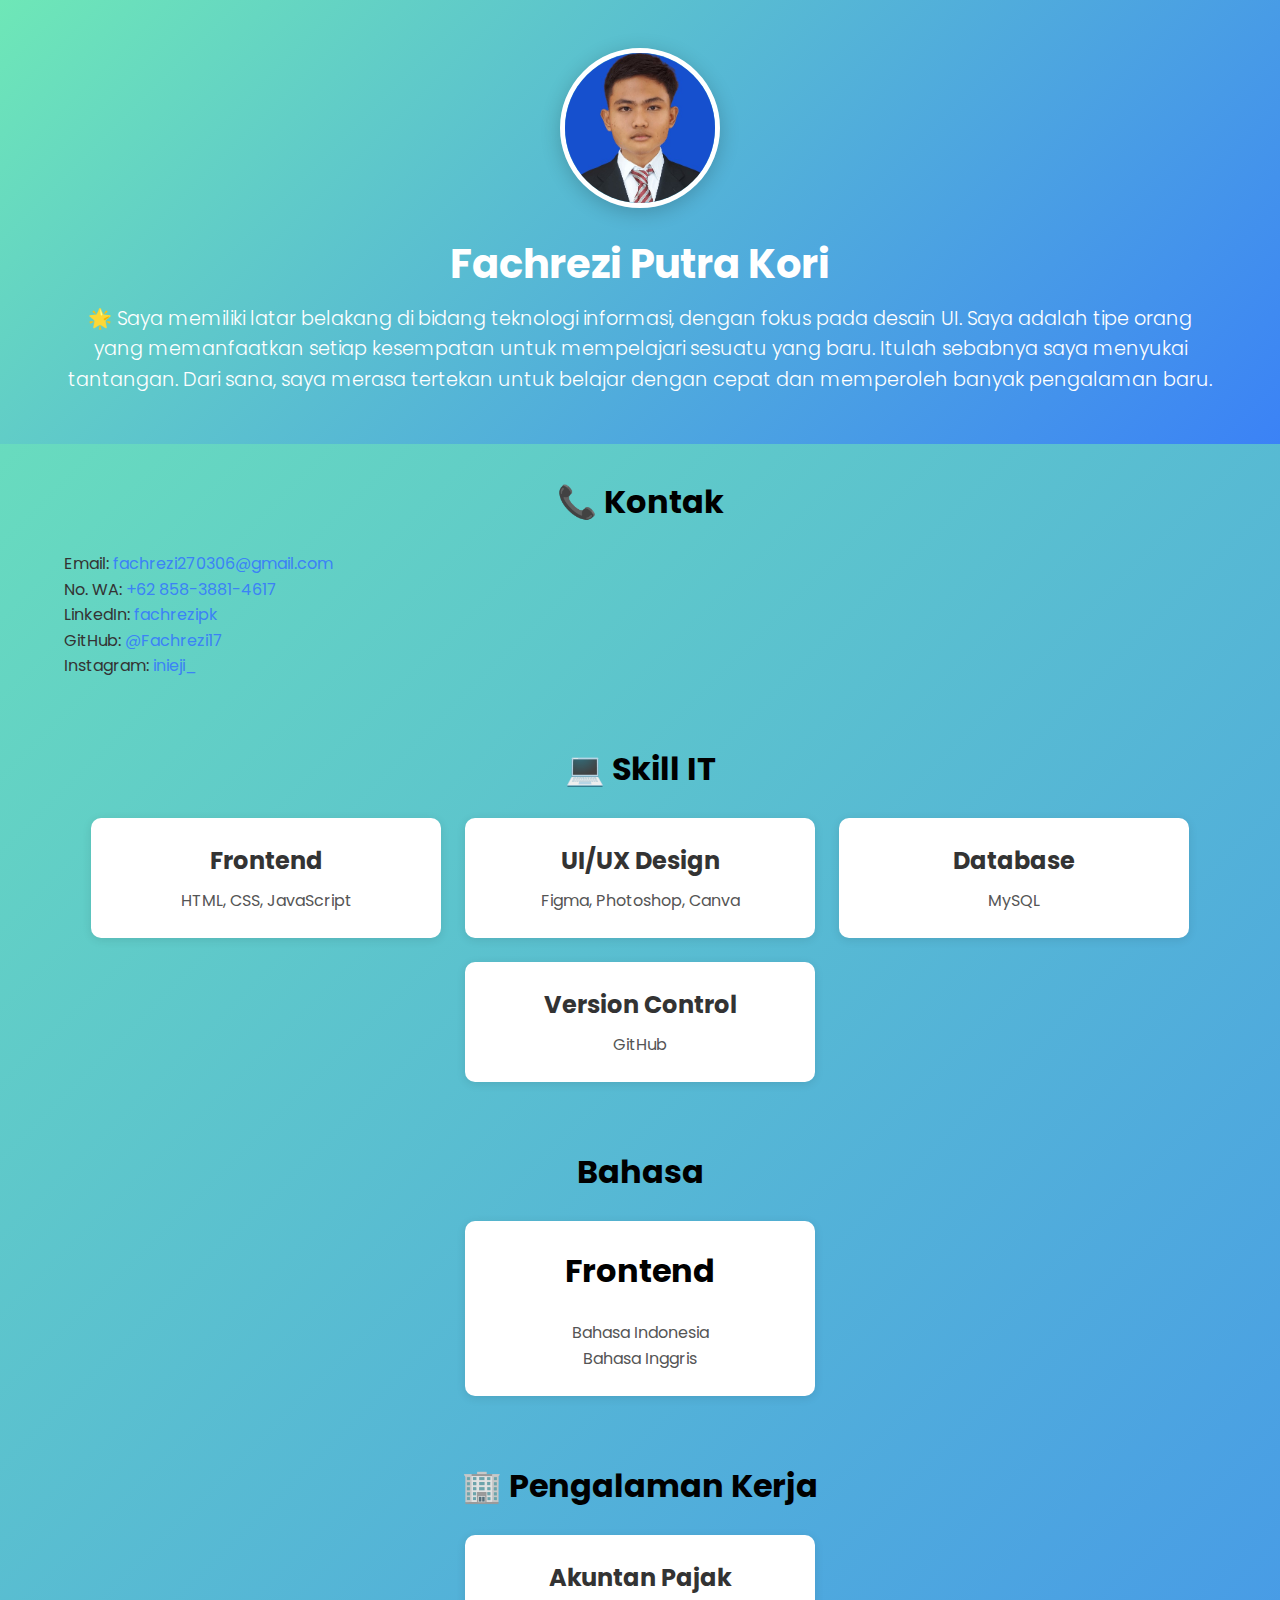
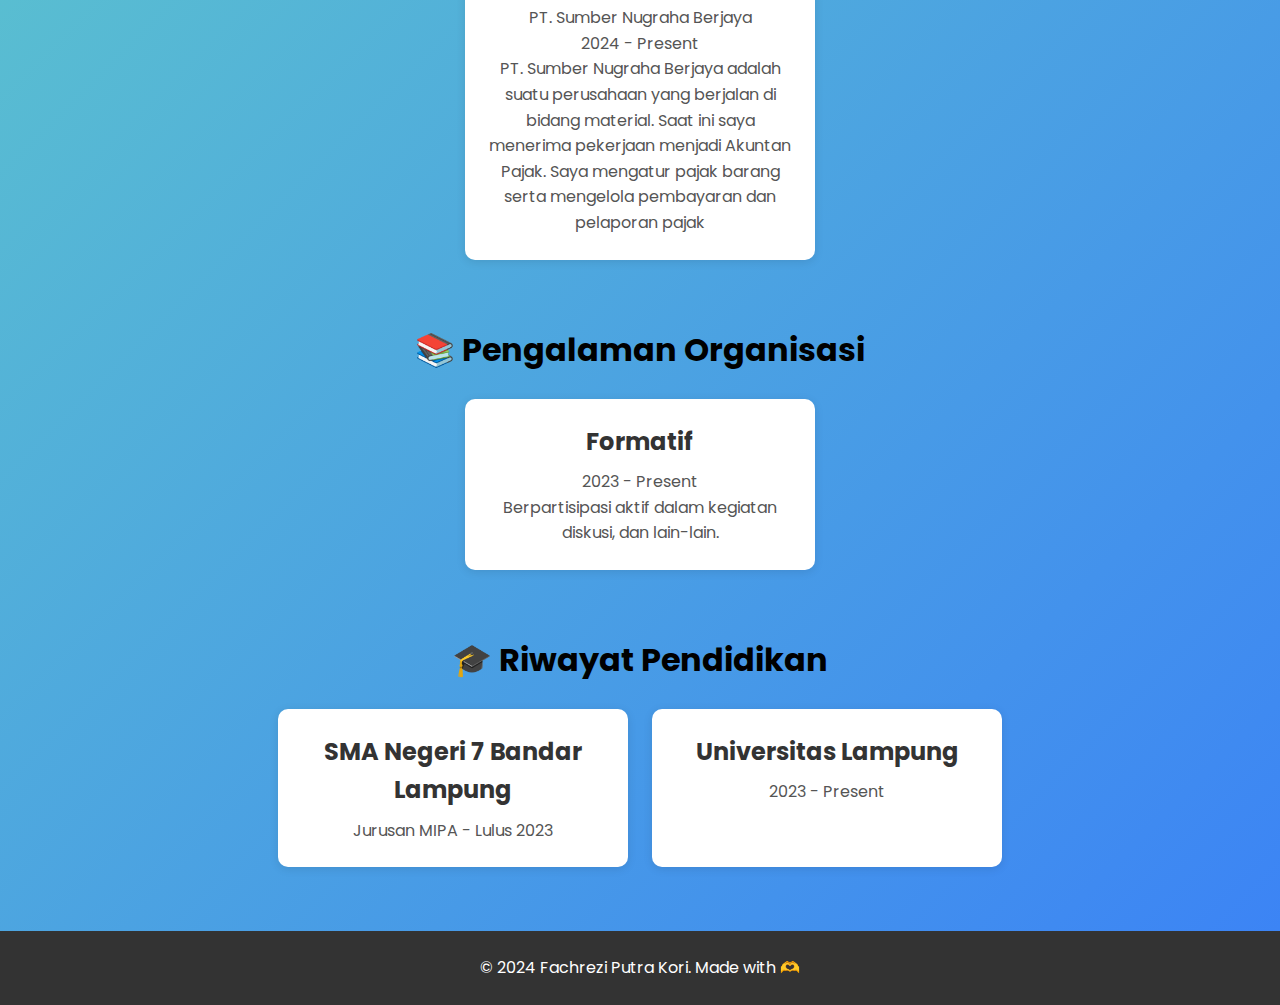
<file: index.html>
<!DOCTYPE html>
<html lang="id">
<head>
    <meta charset="UTF-8">
    <meta name="viewport" content="width=device-width, initial-scale=1.0">
    <meta http-equiv="X-UA-Compatible" content="ie=edge">
    <title>CV / Portfolio - Nama Anda</title>
    <link href="https://fonts.googleapis.com/css2?family=Poppins:wght@300;500;700&display=swap" rel="stylesheet">
    <link rel="stylesheet" href="style.css">
</head>
<body>
    <header>
        <div class="container">
            <div class="profile">
                <img src="DSC05713-removebg-preview-_1_-_1_.jpg" alt="Foto Profil" class="profile-img">
                <h1>Fachrezi Putra Kori</h1>
                <p>🌟 Saya memiliki latar belakang di bidang teknologi informasi, dengan fokus pada desain UI. Saya adalah tipe orang yang memanfaatkan setiap kesempatan untuk mempelajari sesuatu yang baru. Itulah sebabnya saya menyukai tantangan. Dari sana, saya merasa tertekan untuk belajar dengan cepat dan memperoleh banyak pengalaman baru.</p>
            </div>
        </div>
    </header>

    <section id="contact">
        <div class="container">
            <h2>📞 Kontak</h2>
            <p>Email: <a href="fachrezi270306@gmail.com">fachrezi270306@gmail.com</a></p>
            <p>No. WA: <a href="https://wa.me/6285838814617">+62 858-3881-4617</a></p>
            <p>LinkedIn: <a href="https://linkedin.com/in/fachrezipk">fachrezipk</a></p>
            <p>GitHub: <a href="https://github.com/Fachrezi17">@Fachrezi17</a></p>
            <p>Instagram: <a href="https://www.instagram.com/inieji_/">inieji_</a></p>
        </div>
    </section>

    <section id="skills">
        <div class="container">
            <h2>💻 Skill IT</h2>
            <div class="cards">
                <div class="card">
                    <h3>Frontend</h3>
                    <p>HTML, CSS, JavaScript</p>
                </div>
                <div class="card">
                    <h3>UI/UX Design</h3>
                    <p>Figma, Photoshop, Canva</p>
                </div>
                <div class="card">
                    <h3>Database</h3>
                    <p>MySQL</p>
                </div>
                <div class="card">
                    <h3>Version Control</h3>
                    <p>GitHub</p>
                </div>
            </div>
        </div>
    </section>

    <section id="languages">
        <div class="container">
            <h2>Bahasa</h2>
            <div class="cards">
                <div class="card">
                    <h2>Frontend</h2>
                    <p>Bahasa Indonesia</p>
                    <p>Bahasa Inggris</p>
                </div>
    </section>

    <section id="experience">
        <div class="container">
            <h2>🏢 Pengalaman Kerja</h2>
            <div class="cards">
                <div class="card">
                    <h3>Akuntan Pajak</h3>
                    <p>PT. Sumber Nugraha Berjaya</p>
                    <p>2024 - Present</p>
                    <p>PT. Sumber Nugraha Berjaya adalah suatu perusahaan yang berjalan di bidang material. Saat ini saya menerima pekerjaan menjadi Akuntan Pajak. Saya mengatur pajak barang serta mengelola pembayaran dan pelaporan pajak</p>
                </div>
            </div>
        </div>
    </section>

    <section id="organization">
        <div class="container">
            <h2>📚 Pengalaman Organisasi</h2>
            <div class="cards">
                <div class="card">
                    <h3>Formatif</h3>
                    <p>2023 - Present</p>
                    <p>Berpartisipasi aktif dalam kegiatan diskusi, dan lain-lain.</p>
                </div>
            </div>
        </div>
    </section>

    <section id="education">
        <div class="container">
            <h2>🎓 Riwayat Pendidikan</h2>
            <div class="cards">
                <div class="card">
                    <h3>SMA Negeri 7 Bandar Lampung</h3>
                    <p>Jurusan MIPA - Lulus 2023</p>
                </div>
                <div class="card">
                    <h3>Universitas Lampung</h3>
                    <p>2023 - Present</p>
                </div>
            </div>
        </div>
    </section>

    <footer>
        <div class="container">
            <p>&copy; 2024 Fachrezi Putra Kori. Made with 🫶</p>
        </div>
    </footer>
</body>
</html>
</file>
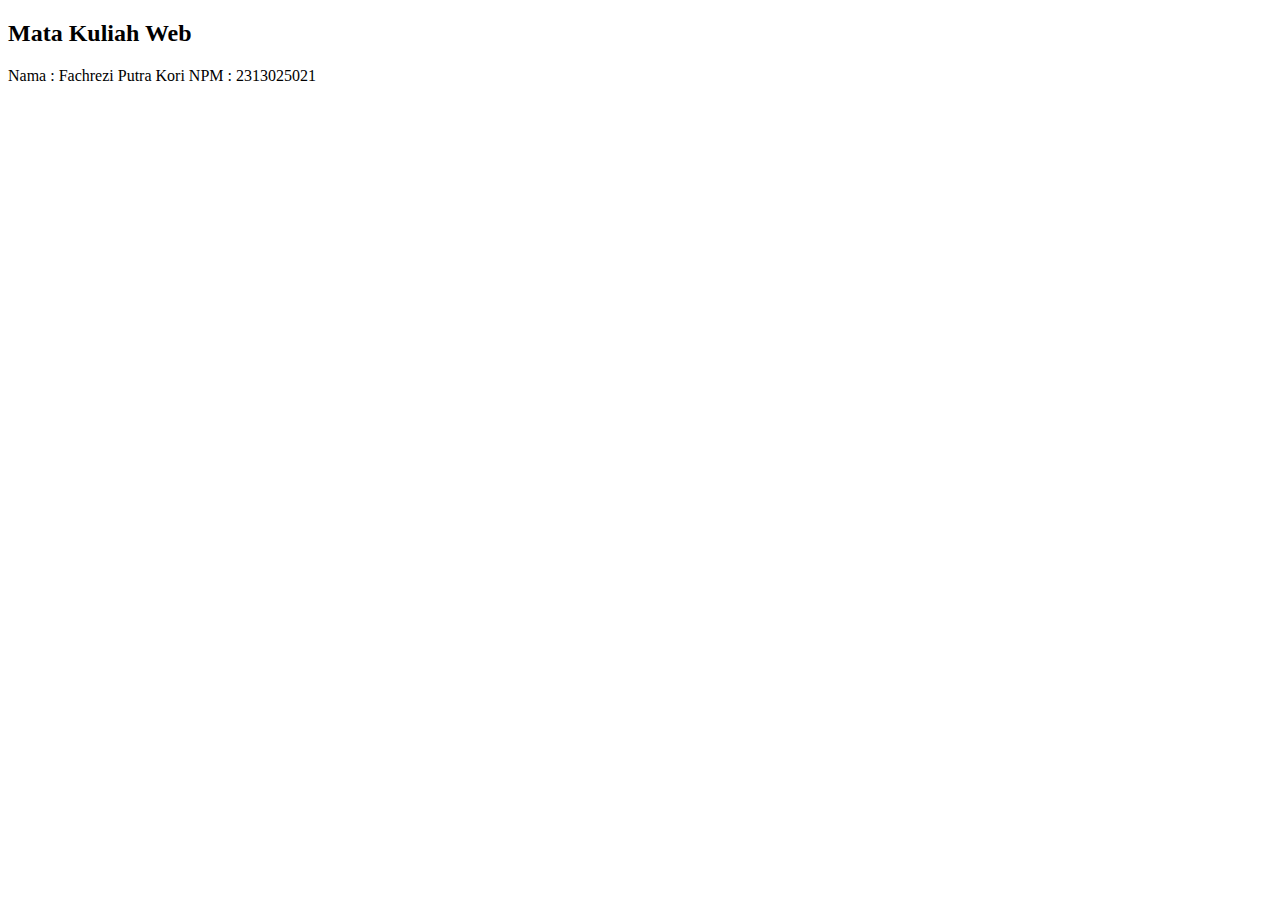
<file: Praktikum1.html>
<!DOCTYPE html>
<html>
    <head>
        <title> Biodata Fachrezi Putra Kori </title>
    </head>
    <body>
        <h2> Mata Kuliah Web </h2>
        Nama        : Fachrezi Putra Kori
        NPM         : 2313025021
    </body>
</html>
</file>
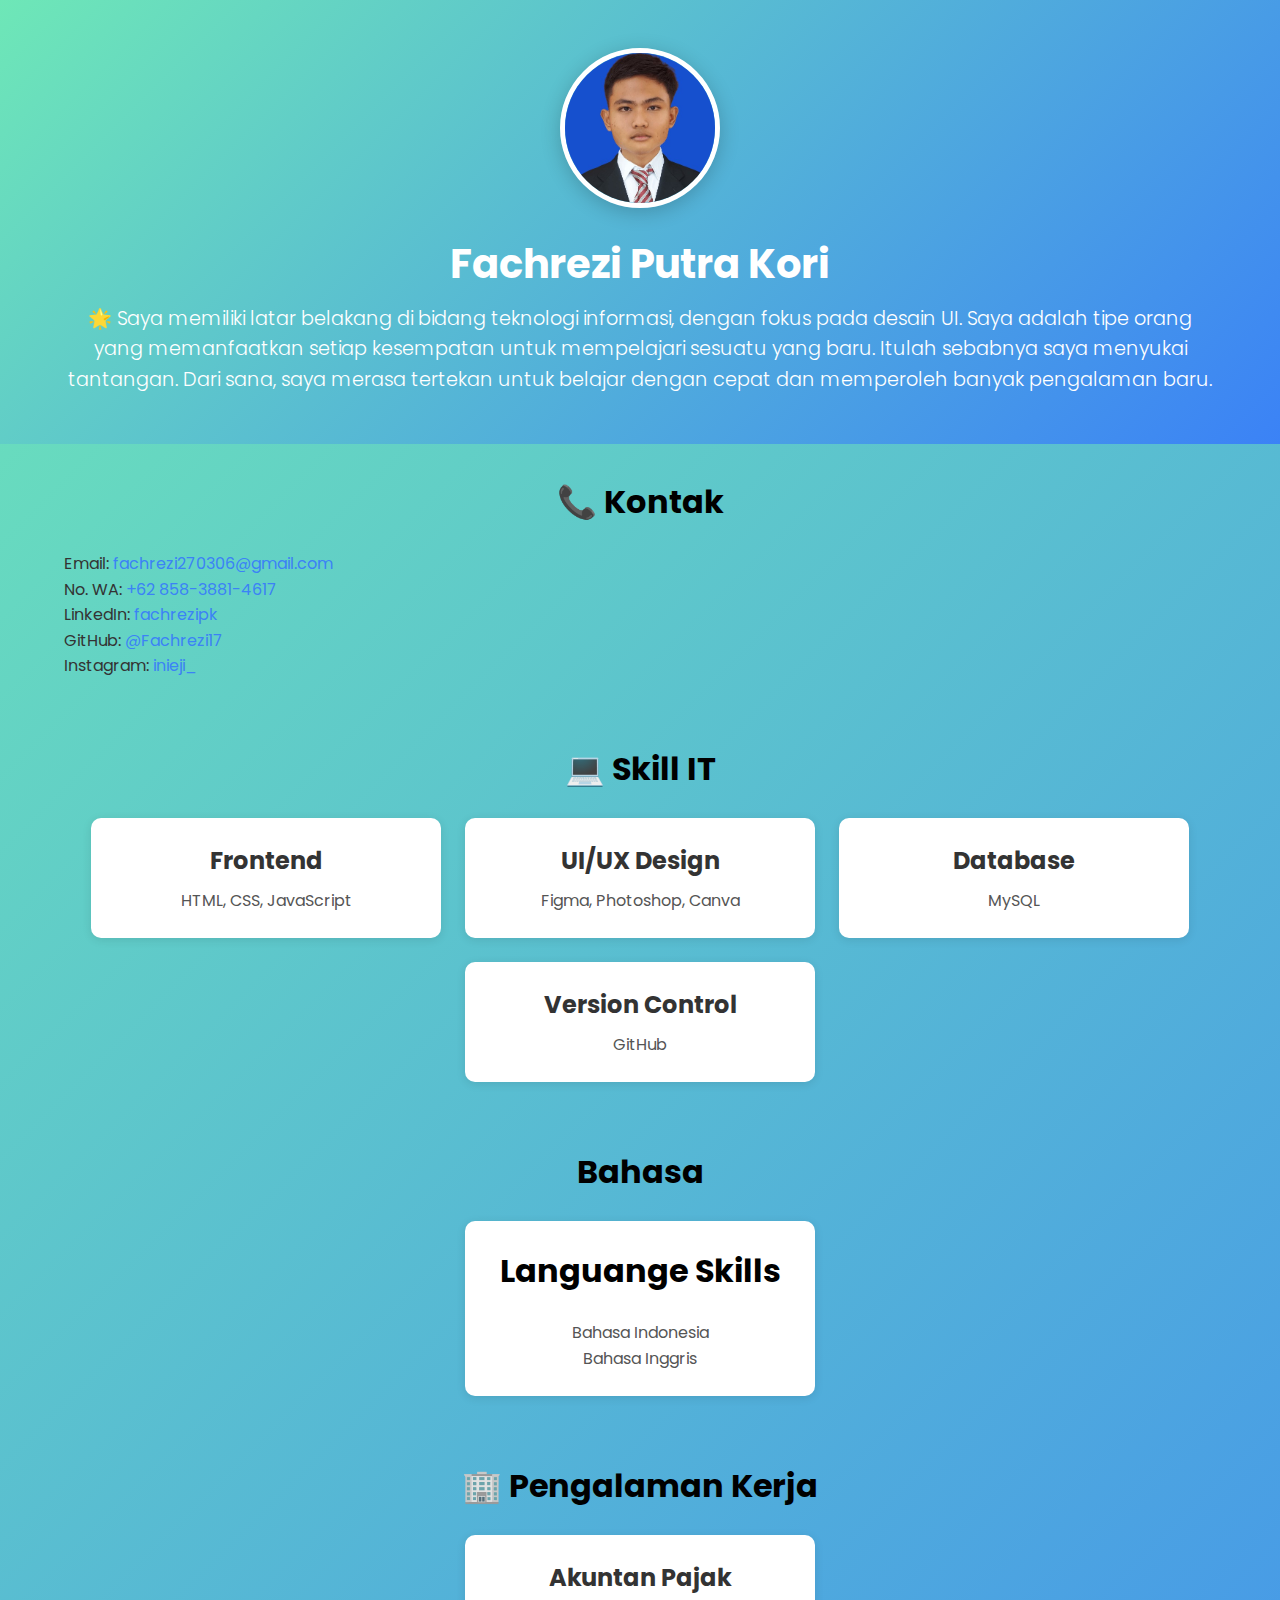
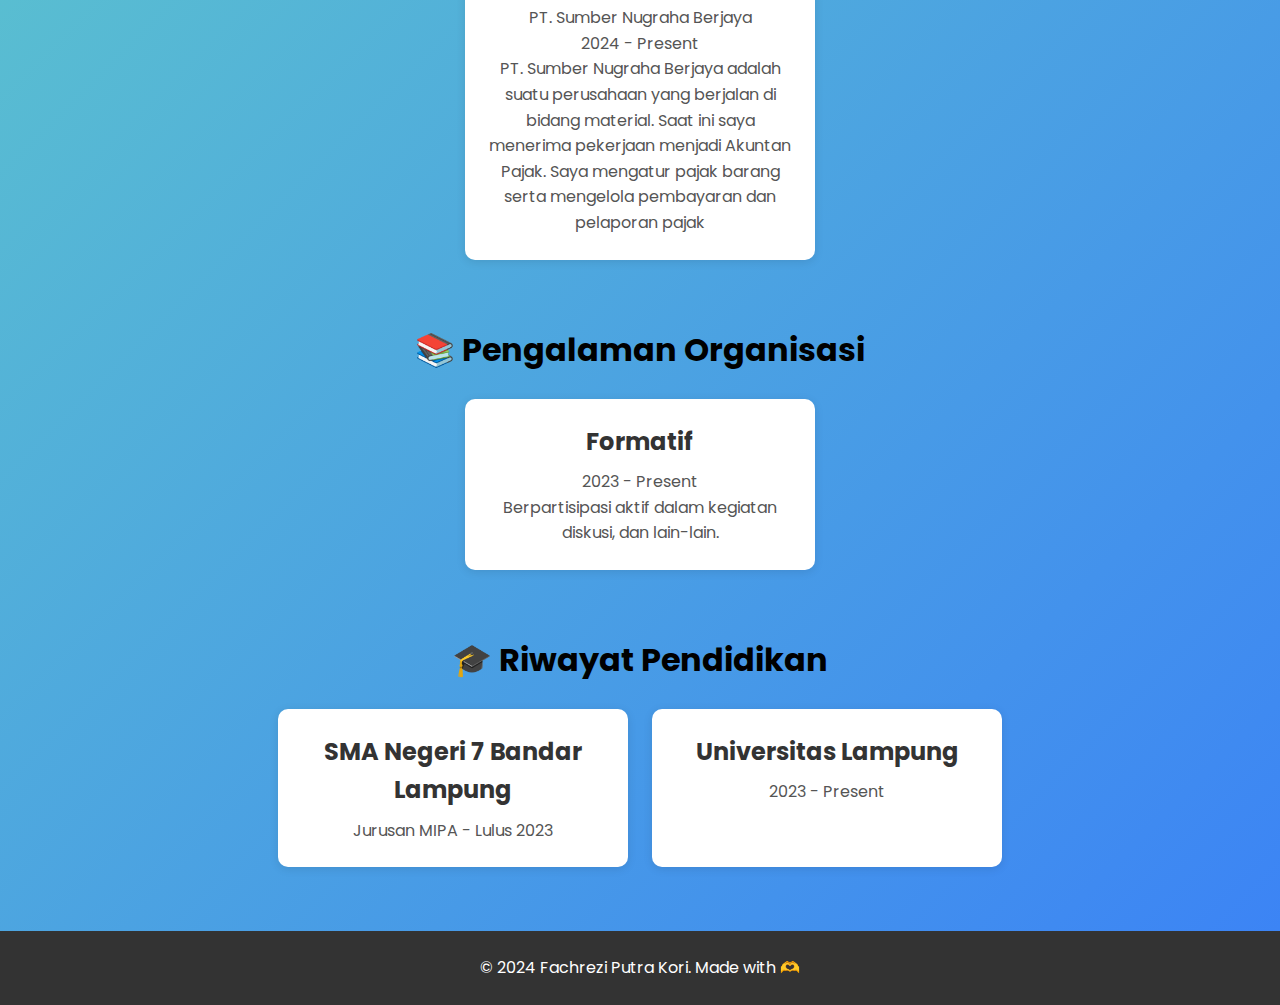
<file: UTS.html>
<!DOCTYPE html>
<html lang="id">
<head>
    <meta charset="UTF-8">
    <meta name="viewport" content="width=device-width, initial-scale=1.0">
    <meta http-equiv="X-UA-Compatible" content="ie=edge">
    <title>CV / Portfolio - Fachrezi Putra Kori</title>
    <link href="https://fonts.googleapis.com/css2?family=Poppins:wght@300;500;700&display=swap" rel="stylesheet">
    <link rel="stylesheet" href="style.css">
</head>
<body>
    <header>
        <div class="container">
            <div class="profile">
                <img src="DSC05713-removebg-preview-_1_-_1_.jpg" alt="Foto Profil" class="profile-img">
                <h1>Fachrezi Putra Kori</h1>
                <p>🌟 Saya memiliki latar belakang di bidang teknologi informasi, dengan fokus pada desain UI. Saya adalah tipe orang yang memanfaatkan setiap kesempatan untuk mempelajari sesuatu yang baru. Itulah sebabnya saya menyukai tantangan. Dari sana, saya merasa tertekan untuk belajar dengan cepat dan memperoleh banyak pengalaman baru.</p>
            </div>
        </div>
    </header>

    <section id="contact">
        <div class="container">
            <h2>📞 Kontak</h2>
            <p>Email: <a href="fachrezi270306@gmail.com">fachrezi270306@gmail.com</a></p>
            <p>No. WA: <a href="https://wa.me/6285838814617">+62 858-3881-4617</a></p>
            <p>LinkedIn: <a href="https://linkedin.com/in/fachrezipk">fachrezipk</a></p>
            <p>GitHub: <a href="https://github.com/Fachrezi17">@Fachrezi17</a></p>
            <p>Instagram: <a href="https://www.instagram.com/inieji_/">inieji_</a></p>
        </div>
    </section>

    <section id="skills">
        <div class="container">
            <h2>💻 Skill IT</h2>
            <div class="cards">
                <div class="card">
                    <h3>Frontend</h3>
                    <p>HTML, CSS, JavaScript</p>
                </div>
                <div class="card">
                    <h3>UI/UX Design</h3>
                    <p>Figma, Photoshop, Canva</p>
                </div>
                <div class="card">
                    <h3>Database</h3>
                    <p>MySQL</p>
                </div>
                <div class="card">
                    <h3>Version Control</h3>
                    <p>GitHub</p>
                </div>
            </div>
        </div>
    </section>

    <section id="languages">
        <div class="container">
            <h2>Bahasa</h2>
            <div class="cards">
                <div class="card">
                    <h2>Languange Skills</h2>
                    <p>Bahasa Indonesia</p>
                    <p>Bahasa Inggris</p>
                </div>
    </section>

    <section id="experience">
        <div class="container">
            <h2>🏢 Pengalaman Kerja</h2>
            <div class="cards">
                <div class="card">
                    <h3>Akuntan Pajak</h3>
                    <p>PT. Sumber Nugraha Berjaya</p>
                    <p>2024 - Present</p>
                    <p>PT. Sumber Nugraha Berjaya adalah suatu perusahaan yang berjalan di bidang material. Saat ini saya menerima pekerjaan menjadi Akuntan Pajak. Saya mengatur pajak barang serta mengelola pembayaran dan pelaporan pajak</p>
                </div>
            </div>
        </div>
    </section>

    <section id="organization">
        <div class="container">
            <h2>📚 Pengalaman Organisasi</h2>
            <div class="cards">
                <div class="card">
                    <h3>Formatif</h3>
                    <p>2023 - Present</p>
                    <p>Berpartisipasi aktif dalam kegiatan diskusi, dan lain-lain.</p>
                </div>
            </div>
        </div>
    </section>

    <section id="education">
        <div class="container">
            <h2>🎓 Riwayat Pendidikan</h2>
            <div class="cards">
                <div class="card">
                    <h3>SMA Negeri 7 Bandar Lampung</h3>
                    <p>Jurusan MIPA - Lulus 2023</p>
                </div>
                <div class="card">
                    <h3>Universitas Lampung</h3>
                    <p>2023 - Present</p>
                </div>
            </div>
        </div>
    </section>

    <footer>
        <div class="container">
            <p>&copy; 2024 Fachrezi Putra Kori. Made with 🫶</p>
        </div>
    </footer>
</body>
</html>
</file>
<file: style.css>
* {
    margin: 0;
    padding: 0;
    box-sizing: border-box;
}

body {
    font-family: 'Poppins', sans-serif;
    background: linear-gradient(135deg, #6EE7B7, #3B82F6); 
    color: #333;
    line-height: 1.6;
}

.container {
    width: 90%;
    max-width: 1200px;
    margin: 0 auto;
}

header {
    background: linear-gradient(135deg, #6EE7B7, #3B82F6);
    color: white;
    text-align: center;
    padding: 3rem 0;
    position: relative;
    overflow: hidden;
}

header .profile {
    position: relative;
    z-index: 1;
}

header .profile-img {
    width: 160px;
    height: 160px;
    border-radius: 50%;
    border: 5px solid white;
    object-fit: cover;
    box-shadow: 0px 4px 20px rgba(0, 0, 0, 0.2);
    transition: transform 0.3s ease-in-out;
}

header .profile-img:hover {
    transform: scale(1.1);
}

header h1 {
    font-size: 2.5rem;
    margin: 1rem 0 0.5rem;
}

header p {
    font-size: 1.2rem;
    font-weight: 300;
}

section {
    padding: 2rem 0;
}

section h2 {
    font-size: 2rem;
    color: #000000;
    text-align: center;
    margin-bottom: 1.5rem;
    font-weight: 700;
}

.cards {
    display: flex;
    flex-wrap: wrap;
    gap: 1.5rem;
    justify-content: center;
}

.card {
    background-color: white;
    padding: 1.5rem;
    border-radius: 10px;
    box-shadow: 0 2px 10px rgba(0, 0, 0, 0.1);
    width: 100%;
    max-width: 350px;
    text-align: center;
    transition: transform 0.3s ease-in-out;
}

.card:hover {
    transform: translateY(-10px);
}

.card h3 {
    font-size: 1.5rem;
    color: #333;
    margin-bottom: 0.5rem;
}

.card p {
    font-size: 1rem;
    color: #555;
}

footer {
    background-color: #333;
    color: white;
    text-align: center;
    padding: 1.5rem 0;
    margin-top: 2rem;
}

footer p {
    margin: 0;
}

a {
    color: #3B82F6;
    text-decoration: none;
}

a:hover {
    text-decoration: underline;
}
</file>
